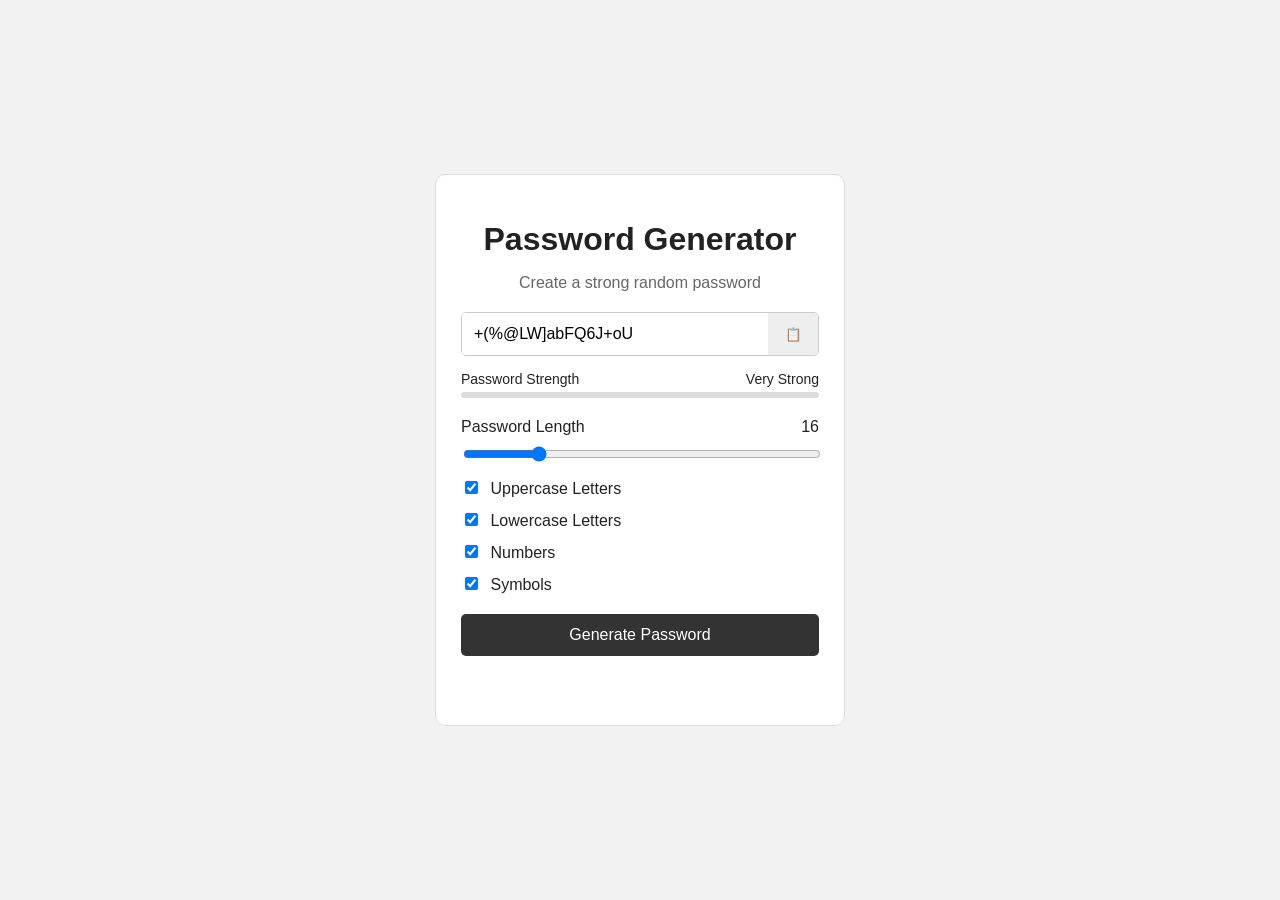
<file: passwordgenerator/index.html>
<!DOCTYPE html>
<html lang="en">
<head>
    <meta charset="UTF-8">
    <meta name="viewport" content="width=device-width, initial-scale=1.0">

    <title>Password Generator</title>

    <link rel="stylesheet" href="style.css">
</head>

<body>

    <main class="container">

        <div class="card">

            <h1>Password Generator</h1>
            <p class="subtitle">Create a strong random password</p>

            <div class="password-box">
                <input
                    type="text"
                    id="password"
                    placeholder="Your password will appear here..."
                    readonly
                >

                <button id="copyBtn" title="Copy password">
                    📋
                </button>
            </div>

            <div class="strength">
                <div class="strength-text">
                    <span>Password Strength</span>
                    <span id="strengthText">—</span>
                </div>

                <div class="strength-bar">
                    <div id="strengthBar"></div>
                </div>
            </div>

            <div class="settings">

                <div class="setting length-setting">
                    <div>
                        <label for="length">Password Length</label>
                        <span id="lengthValue">16</span>
                    </div>

                    <input
                        type="range"
                        id="length"
                        min="4"
                        max="64"
                        value="16"
                    >
                </div>

                <label class="checkbox">
                    <input type="checkbox" id="uppercase" checked>
                    <span>Uppercase Letters</span>
                </label>

                <label class="checkbox">
                    <input type="checkbox" id="lowercase" checked>
                    <span>Lowercase Letters</span>
                </label>

                <label class="checkbox">
                    <input type="checkbox" id="numbers" checked>
                    <span>Numbers</span>
                </label>

                <label class="checkbox">
                    <input type="checkbox" id="symbols" checked>
                    <span>Symbols</span>
                </label>

            </div>

            <button id="generateBtn" class="generate">
                Generate Password
            </button>

            <p id="message" class="message"></p>

        </div>

    </main>

    <script src="script.js"></script>

</body>
</html>
</file>
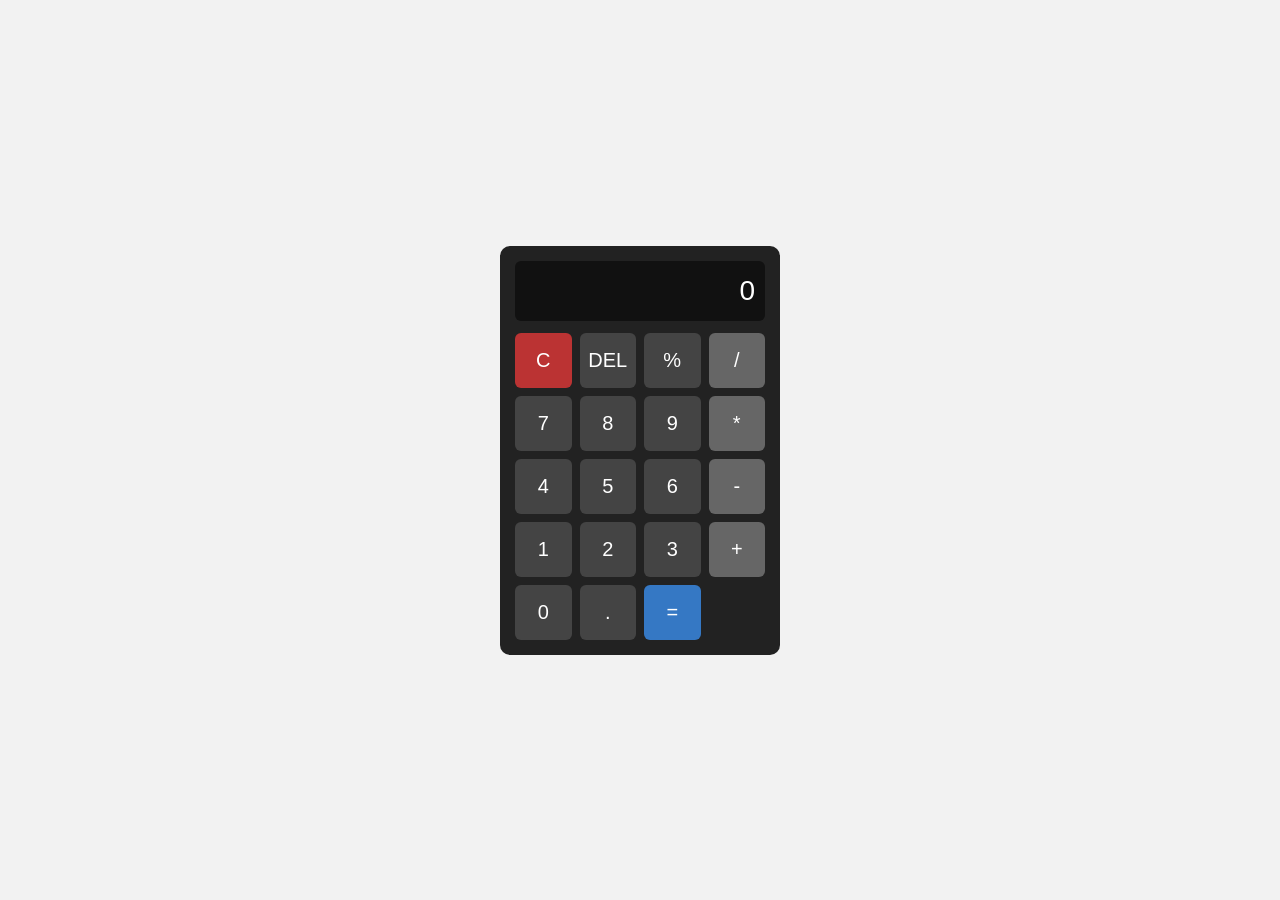
<file: calculator.html>
<!DOCTYPE html>
<html lang="en">
<head>
    <meta charset="UTF-8">
    <meta name="viewport" content="width=device-width, initial-scale=1.0">
    <title>Calculator</title>

    <style>
        * {
            box-sizing: border-box;
        }

        body {
            margin: 0;
            height: 100vh;
            display: flex;
            justify-content: center;
            align-items: center;
            background: #f2f2f2;
            font-family: Arial, sans-serif;
        }

        .calculator {
            width: 280px;
            padding: 15px;
            background: #222;
            border-radius: 10px;
        }

        #display {
            width: 100%;
            height: 60px;
            margin-bottom: 12px;
            padding: 10px;
            border: none;
            border-radius: 6px;
            background: #111;
            color: white;
            font-size: 28px;
            text-align: right;
            outline: none;
        }

        .buttons {
            display: grid;
            grid-template-columns: repeat(4, 1fr);
            gap: 8px;
        }

        button {
            height: 55px;
            border: none;
            border-radius: 6px;
            background: #444;
            color: white;
            font-size: 20px;
            cursor: pointer;
        }

        button:hover {
            background: #555;
        }

        .operator {
            background: #666;
        }

        .clear {
            background: #b33;
        }

        .equals {
            background: #3578c4;
        }
    </style>
</head>

<body>
    <div class="calculator">
        <input id="display" type="text" value="0" readonly>

        <div class="buttons">
            <button class="clear" onclick="clearDisplay()">C</button>
            <button onclick="deleteLast()">DEL</button>
            <button onclick="addToDisplay('%')">%</button>
            <button class="operator" onclick="addToDisplay('/')">/</button>

            <button onclick="addToDisplay('7')">7</button>
            <button onclick="addToDisplay('8')">8</button>
            <button onclick="addToDisplay('9')">9</button>
            <button class="operator" onclick="addToDisplay('*')">*</button>

            <button onclick="addToDisplay('4')">4</button>
            <button onclick="addToDisplay('5')">5</button>
            <button onclick="addToDisplay('6')">6</button>
            <button class="operator" onclick="addToDisplay('-')">-</button>

            <button onclick="addToDisplay('1')">1</button>
            <button onclick="addToDisplay('2')">2</button>
            <button onclick="addToDisplay('3')">3</button>
            <button class="operator" onclick="addToDisplay('+')">+</button>

            <button onclick="addToDisplay('0')">0</button>
            <button onclick="addToDisplay('.')">.</button>
            <button class="equals" onclick="calculate()">=</button>
        </div>
    </div>

    <script>
        const display = document.getElementById("display");

        function addToDisplay(value) {
            if (display.value === "0") {
                display.value = value;
            } else {
                display.value += value;
            }
        }

        function clearDisplay() {
            display.value = "0";
        }

        function deleteLast() {
            display.value = display.value.slice(0, -1);

            if (display.value === "") {
                display.value = "0";
            }
        }

        function calculate() {
            try {
                display.value = Function("return " + display.value)();
            } catch {
                display.value = "Error";
            }
        }
    </script
</file>
<file: passwordgenerator/style.css>
* {
    box-sizing: border-box;
}

body {
    margin: 0;
    font-family: Arial, sans-serif;
    background: #f2f2f2;
    color: #222;

    display: flex;
    justify-content: center;
    align-items: center;

    min-height: 100vh;
}

.container {
    width: 100%;
    max-width: 450px;
    padding: 20px;
}

.card {
    background: white;
    padding: 25px;
    border-radius: 10px;
    border: 1px solid #ddd;
}

h1 {
    text-align: center;
    margin-bottom: 5px;
}

.subtitle {
    text-align: center;
    color: #666;
    margin-bottom: 20px;
}

.password-box {
    display: flex;
    border: 1px solid #ccc;
    border-radius: 5px;
    overflow: hidden;
}

.password-box input {
    flex: 1;
    padding: 12px;
    border: none;
    outline: none;
    font-size: 16px;
}

.password-box button {
    width: 50px;
    border: none;
    background: #eee;
    cursor: pointer;
}

.password-box button:hover {
    background: #ddd;
}

.strength {
    margin-top: 15px;
}

.strength-text {
    display: flex;
    justify-content: space-between;
    margin-bottom: 5px;
    font-size: 14px;
}

.strength-bar {
    height: 6px;
    background: #ddd;
    border-radius: 5px;
}

#strengthBar {
    height: 100%;
    width: 0%;
    border-radius: 5px;
}

.settings {
    margin-top: 20px;
}

.length-setting > div {
    display: flex;
    justify-content: space-between;
    margin-bottom: 8px;
}

input[type="range"] {
    width: 100%;
}

.checkbox {
    display: block;
    margin-top: 12px;
    cursor: pointer;
}

.checkbox input {
    margin-right: 8px;
}

.generate {
    width: 100%;
    margin-top: 20px;
    padding: 12px;

    border: none;
    border-radius: 5px;

    background: #333;
    color: white;

    font-size: 16px;
    cursor: pointer;
}

.generate:hover {
    background: #555;
}

.message {
    text-align: center;
    font-size: 13px;
    color: #666;
    min-height: 18px;
}
</file>
